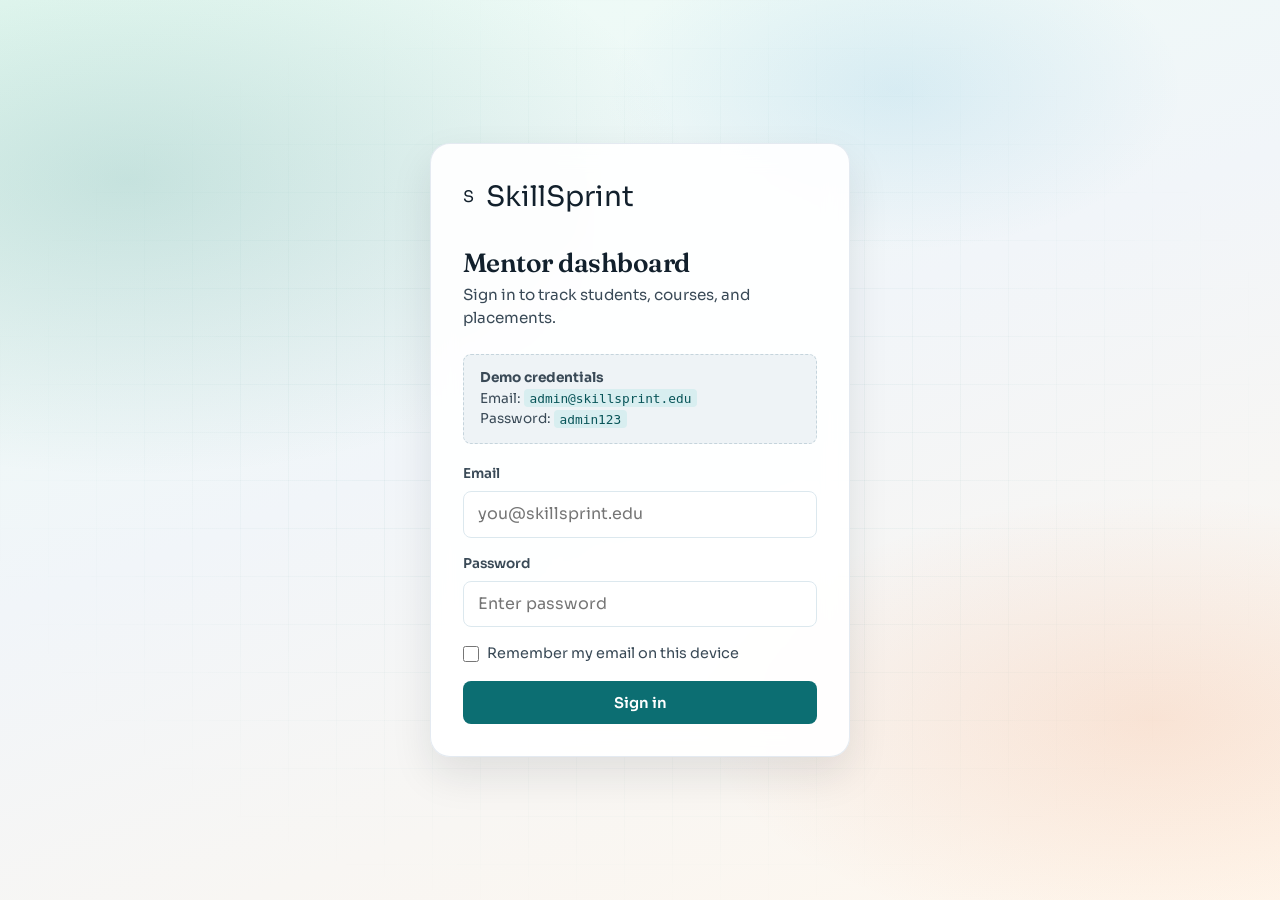
<file: index.html>
<!DOCTYPE html>
<html lang="en">
<head>
  <meta charset="UTF-8" />
  <meta name="viewport" content="width=device-width, initial-scale=1.0" />
  <title>Sign in · SkillSprint</title>
  <link rel="preconnect" href="https://fonts.googleapis.com" />
  <link rel="preconnect" href="https://fonts.gstatic.com" crossorigin />
  <link href="https://fonts.googleapis.com/css2?family=Fraunces:opsz,wght@9..144,600;9..144,700&family=Sora:wght@400;500;600;700&display=swap" rel="stylesheet" />
  <link rel="stylesheet" href="css/variables.css" />
  <link rel="stylesheet" href="css/base.css" />
  <link rel="stylesheet" href="css/components.css" />
  <link rel="stylesheet" href="css/auth.css" />
</head>
<body>
  <main class="auth-page">
    <div class="auth-card">
      <div class="auth-brand">
        <div class="brand-mark" aria-hidden="true">S</div>
        <span class="brand-text">SkillSprint</span>
      </div>

      <h1 class="auth-headline">Mentor dashboard</h1>
      <p class="auth-sub">Sign in to track students, courses, and placements.</p>

      <div class="auth-demo" role="note">
        <strong>Demo credentials</strong><br />
        Email: <code>admin@skillsprint.edu</code><br />
        Password: <code>admin123</code>
      </div>

      <div id="loginAlert" class="alert alert-error hidden" role="alert"></div>

      <form id="loginForm" novalidate>
        <div class="form-group">
          <label class="form-label" for="email">Email</label>
          <input class="form-input" type="email" id="email" name="email" autocomplete="username" placeholder="you@skillsprint.edu" required />
        </div>
        <div class="form-group">
          <label class="form-label" for="password">Password</label>
          <input class="form-input" type="password" id="password" name="password" autocomplete="current-password" placeholder="Enter password" required />
        </div>
        <div class="form-group">
          <label class="checkbox-row">
            <input type="checkbox" id="remember" name="remember" />
            Remember my email on this device
          </label>
        </div>
        <button type="submit" class="btn btn-primary btn-block">Sign in</button>
      </form>
    </div>
  </main>

  <script src="js/auth.js"></script>
  <script>
    document.addEventListener("DOMContentLoaded", () => {
      redirectIfAuthenticated();
      const emailInput = document.getElementById("email");
      const remembered = getRememberedEmail();
      if (remembered) {
        emailInput.value = remembered;
        document.getElementById("remember").checked = true;
      }
      document.getElementById("loginForm").addEventListener("submit", (e) => {
        e.preventDefault();
        const email = emailInput.value;
        const password = document.getElementById("password").value;
        const remember = document.getElementById("remember").checked;
        const alertEl = document.getElementById("loginAlert");
        if (!email.trim() || !password) {
          alertEl.textContent = "Please enter both email and password.";
          alertEl.classList.remove("hidden");
          return;
        }
        const result = login(email, password, remember);
        if (!result.ok) {
          alertEl.textContent = result.error;
          alertEl.classList.remove("hidden");
          return;
        }
        window.location.href = "dashboard.html";
      });
    });
  </script>
</body>
</html>
</file>
<file: css/variables.css>
:root {
  --color-primary: #0c6e72;
  --color-primary-hover: #0e858a;
  --color-primary-dark: #085458;
  --color-primary-soft: #d8eef0;
  --color-accent: #c45c26;
  --color-accent-soft: #f7e6dc;

  --color-bg: #f2f6f8;
  --color-surface: #ffffff;
  --color-surface-muted: #eef3f6;
  --color-border: #dce8ee;
  --color-border-strong: #c5d4dc;

  --color-text: #12202c;
  --color-text-secondary: #3a4a57;
  --color-text-muted: #5c6b78;
  --color-text-inverse: #ffffff;

  --color-success: #0f766e;
  --color-success-soft: #d1fae5;
  --color-warning: #b45309;
  --color-warning-soft: #fef3c7;
  --color-danger: #b91c1c;
  --color-danger-soft: #fee2e2;
  --color-info: #0369a1;
  --color-info-soft: #e0f2fe;

  --font-sans: "Sora", "Segoe UI", system-ui, sans-serif;
  --font-display: "Fraunces", Georgia, serif;

  --radius-sm: 6px;
  --radius-md: 8px;
  --radius-lg: 12px;
  --radius-xl: 20px;

  --shadow-sm: 0 1px 2px rgba(18, 32, 44, 0.05);
  --shadow-md: 0 4px 14px rgba(18, 32, 44, 0.06);
  --shadow-lg: 0 18px 40px rgba(18, 32, 44, 0.1);

  --sidebar-width: 260px;
  --sidebar-collapsed: 72px;
  --topbar-height: 64px;

  --transition: 180ms ease;
  --focus-ring: 0 0 0 3px rgba(12, 110, 114, 0.35);
}

/* Soft dark mode — muted slate, no pure black / harsh white */
[data-theme="dark"] {
  --color-primary: #3dabae;
  --color-primary-hover: #54b8bb;
  --color-primary-dark: #2a8f92;
  --color-primary-soft: rgba(61, 171, 174, 0.18);
  --color-accent: #d4895a;
  --color-accent-soft: rgba(212, 137, 90, 0.16);

  --color-bg: #1a2229;
  --color-surface: #232c34;
  --color-surface-muted: #2a343e;
  --color-border: #3a4652;
  --color-border-strong: #4a5866;

  --color-text: #e4eaef;
  --color-text-secondary: #b4c0ca;
  --color-text-muted: #8b9aa6;
  --color-text-inverse: #12202c;

  --color-success: #4aad9a;
  --color-success-soft: rgba(74, 173, 154, 0.18);
  --color-warning: #d4a054;
  --color-warning-soft: rgba(212, 160, 84, 0.18);
  --color-danger: #d47474;
  --color-danger-soft: rgba(212, 116, 116, 0.18);
  --color-info: #5aa8d4;
  --color-info-soft: rgba(90, 168, 212, 0.18);

  --shadow-sm: 0 1px 2px rgba(0, 0, 0, 0.2);
  --shadow-md: 0 4px 16px rgba(0, 0, 0, 0.28);
  --shadow-lg: 0 18px 40px rgba(0, 0, 0, 0.35);
  --focus-ring: 0 0 0 3px rgba(61, 171, 174, 0.4);
}
</file>
<file: css/base.css>
*,
*::before,
*::after {
  box-sizing: border-box;
  margin: 0;
  padding: 0;
}

html {
  font-size: 16px;
  -webkit-text-size-adjust: 100%;
}

body {
  font-family: var(--font-sans);
  background: var(--color-bg);
  color: var(--color-text);
  line-height: 1.5;
  min-height: 100vh;
  -webkit-font-smoothing: antialiased;
}

img {
  max-width: 100%;
  display: block;
}

a {
  color: var(--color-primary);
  text-decoration: none;
}

a:hover {
  color: var(--color-primary-hover);
}

button,
input,
select,
textarea {
  font: inherit;
  color: inherit;
}

ul,
ol {
  list-style: none;
}

h1,
h2,
h3,
h4 {
  font-weight: 600;
  line-height: 1.25;
  color: var(--color-text);
}

h1 {
  font-size: 1.75rem;
}

h2 {
  font-size: 1.25rem;
}

h3 {
  font-size: 1.05rem;
}

p {
  color: var(--color-text-secondary);
}

:focus-visible {
  outline: none;
  box-shadow: var(--focus-ring);
}

.sr-only {
  position: absolute;
  width: 1px;
  height: 1px;
  padding: 0;
  margin: -1px;
  overflow: hidden;
  clip: rect(0, 0, 0, 0);
  border: 0;
}

.text-muted {
  color: var(--color-text-muted);
}

.text-success {
  color: var(--color-success);
}

.text-danger {
  color: var(--color-danger);
}

.text-warning {
  color: var(--color-warning);
}

.font-display {
  font-family: var(--font-display);
}

.mt-1 { margin-top: 0.25rem; }
.mt-2 { margin-top: 0.5rem; }
.mt-3 { margin-top: 0.75rem; }
.mt-4 { margin-top: 1rem; }
.mb-2 { margin-bottom: 0.5rem; }
.mb-3 { margin-bottom: 0.75rem; }
.mb-4 { margin-bottom: 1rem; }
.gap-2 { gap: 0.5rem; }
.gap-3 { gap: 0.75rem; }
.gap-4 { gap: 1rem; }

.flex {
  display: flex;
}

.flex-col {
  flex-direction: column;
}

.items-center {
  align-items: center;
}

.justify-between {
  justify-content: space-between;
}

.flex-1 {
  flex: 1;
}

.w-full {
  width: 100%;
}

.hidden {
  display: none !important;
}
</file>
<file: css/components.css>
.btn {
  display: inline-flex;
  align-items: center;
  justify-content: center;
  gap: 0.5rem;
  padding: 0.6rem 1.1rem;
  border-radius: var(--radius-md);
  border: 1px solid transparent;
  font-weight: 600;
  font-size: 0.925rem;
  cursor: pointer;
  transition: background var(--transition), border-color var(--transition), color var(--transition), box-shadow var(--transition);
}

.btn:disabled {
  opacity: 0.6;
  cursor: not-allowed;
}

.btn-primary {
  background: var(--color-primary);
  color: var(--color-text-inverse);
}

.btn-primary:hover:not(:disabled) {
  background: var(--color-primary-hover);
}

.btn-secondary {
  background: var(--color-surface);
  border-color: var(--color-border);
  color: var(--color-text);
}

.btn-secondary:hover:not(:disabled) {
  background: var(--color-surface-muted);
  border-color: var(--color-border-strong);
}

.btn-ghost {
  background: transparent;
  color: var(--color-text-secondary);
}

.btn-ghost:hover:not(:disabled) {
  background: var(--color-surface-muted);
  color: var(--color-text);
}

.btn-danger {
  background: var(--color-danger-soft);
  color: var(--color-danger);
}

.btn-danger:hover:not(:disabled) {
  background: #fecaca;
}

.btn-sm {
  padding: 0.4rem 0.75rem;
  font-size: 0.85rem;
}

.btn-block {
  width: 100%;
}

.card {
  background: var(--color-surface);
  border: 1px solid var(--color-border);
  border-radius: var(--radius-lg);
  box-shadow: var(--shadow-sm);
}

.card-body {
  padding: 1.25rem;
}

.card-header {
  display: flex;
  align-items: center;
  justify-content: space-between;
  gap: 1rem;
  padding: 1rem 1.25rem;
  border-bottom: 1px solid var(--color-border);
}

.card-header h2,
.card-header h3 {
  font-size: 1rem;
}

.kpi-card {
  padding: 1.15rem 1.25rem;
}

.kpi-label {
  font-size: 0.8rem;
  font-weight: 500;
  color: var(--color-text-muted);
  margin-bottom: 0.35rem;
}

.kpi-value {
  font-size: 1.65rem;
  font-weight: 700;
  letter-spacing: -0.02em;
  color: var(--color-text);
}

.kpi-delta {
  display: inline-flex;
  align-items: center;
  gap: 0.25rem;
  margin-top: 0.5rem;
  font-size: 0.8rem;
  font-weight: 600;
}

.kpi-delta.up {
  color: var(--color-success);
}

.kpi-delta.down {
  color: var(--color-danger);
}

.chart-wrap {
  position: relative;
  height: 280px;
  padding: 1rem 1.25rem 1.25rem;
}

.chart-wrap.tall {
  height: 320px;
}

.chart-skeleton {
  position: absolute;
  inset: 1rem 1.25rem;
  border-radius: var(--radius-md);
  background: linear-gradient(
    90deg,
    var(--color-surface-muted) 0%,
    #e2e8f0 50%,
    var(--color-surface-muted) 100%
  );
  background-size: 200% 100%;
  animation: shimmer 1.2s ease-in-out infinite;
}

.chart-skeleton.hidden {
  display: none;
}

@keyframes shimmer {
  0% { background-position: 200% 0; }
  100% { background-position: -200% 0; }
}

.form-group {
  margin-bottom: 1rem;
}

.form-label {
  display: block;
  font-size: 0.85rem;
  font-weight: 600;
  color: var(--color-text-secondary);
  margin-bottom: 0.4rem;
}

.form-input,
.form-select {
  width: 100%;
  padding: 0.65rem 0.85rem;
  border: 1px solid var(--color-border);
  border-radius: var(--radius-md);
  background: var(--color-surface);
  transition: border-color var(--transition), box-shadow var(--transition);
}

.form-input:hover,
.form-select:hover {
  border-color: var(--color-border-strong);
}

.form-input:focus,
.form-select:focus {
  border-color: var(--color-primary);
  box-shadow: var(--focus-ring);
  outline: none;
}

.form-hint {
  font-size: 0.8rem;
  color: var(--color-text-muted);
  margin-top: 0.35rem;
}

.form-error {
  font-size: 0.8rem;
  color: var(--color-danger);
  margin-top: 0.35rem;
}

.checkbox-row {
  display: flex;
  align-items: center;
  gap: 0.5rem;
  font-size: 0.9rem;
  color: var(--color-text-secondary);
}

.checkbox-row input {
  width: 1rem;
  height: 1rem;
  accent-color: var(--color-primary);
}

.toolbar {
  display: flex;
  flex-wrap: wrap;
  align-items: center;
  gap: 0.75rem;
  margin-bottom: 1rem;
}

.toolbar .form-input,
.toolbar .form-select {
  width: auto;
  min-width: 160px;
}

.search-input {
  min-width: 220px !important;
}

.table-wrap {
  overflow-x: auto;
}

.data-table {
  width: 100%;
  border-collapse: collapse;
  font-size: 0.9rem;
}

.data-table th,
.data-table td {
  padding: 0.85rem 1rem;
  text-align: left;
  border-bottom: 1px solid var(--color-border);
  white-space: nowrap;
}

.data-table th {
  font-size: 0.75rem;
  font-weight: 600;
  letter-spacing: 0.04em;
  text-transform: uppercase;
  color: var(--color-text-muted);
  background: var(--color-surface-muted);
  cursor: pointer;
  user-select: none;
}

.data-table th:hover {
  color: var(--color-text);
}

.data-table th .sort-indicator {
  margin-left: 0.25rem;
  opacity: 0.5;
}

.data-table tbody tr:hover {
  background: var(--color-surface-muted);
}

.badge {
  display: inline-flex;
  align-items: center;
  padding: 0.2rem 0.55rem;
  border-radius: 999px;
  font-size: 0.75rem;
  font-weight: 600;
}

.badge-active {
  background: var(--color-success-soft);
  color: var(--color-success);
}

.badge-trial {
  background: var(--color-info-soft);
  color: var(--color-info);
}

.badge-churned {
  background: var(--color-danger-soft);
  color: var(--color-danger);
}

.badge-paused {
  background: var(--color-warning-soft);
  color: var(--color-warning);
}

.badge-placed {
  background: var(--color-primary-soft);
  color: var(--color-primary-dark);
}

.badge-danger {
  background: var(--color-danger-soft);
  color: var(--color-danger);
}

.badge-warning {
  background: var(--color-warning-soft);
  color: var(--color-warning);
}

.badge-info {
  background: var(--color-info-soft);
  color: var(--color-info);
}

.list-row {
  display: flex;
  align-items: center;
  justify-content: space-between;
  gap: 1rem;
  padding: 0.9rem 1.25rem;
  border-bottom: 1px solid var(--color-border);
}

.list-row:last-child {
  border-bottom: none;
}

.list-row strong {
  display: block;
  font-size: 0.9rem;
  font-weight: 600;
}

.list-row .text-muted {
  font-size: 0.8rem;
}

.activity-list {
  display: flex;
  flex-direction: column;
}

.activity-item {
  display: flex;
  gap: 0.85rem;
  padding: 0.9rem 1.25rem;
  border-bottom: 1px solid var(--color-border);
}

.activity-item:last-child {
  border-bottom: none;
}

.activity-dot {
  width: 10px;
  height: 10px;
  border-radius: 50%;
  margin-top: 0.4rem;
  flex-shrink: 0;
  background: var(--color-primary);
}

.activity-dot.success { background: var(--color-success); }
.activity-dot.warning { background: var(--color-warning); }
.activity-dot.danger { background: var(--color-danger); }
.activity-dot.info { background: var(--color-info); }

.activity-body strong {
  display: block;
  font-size: 0.9rem;
  font-weight: 600;
}

.activity-body span {
  font-size: 0.8rem;
  color: var(--color-text-muted);
}

.pagination {
  display: flex;
  align-items: center;
  justify-content: space-between;
  gap: 1rem;
  padding: 1rem 1.25rem;
  border-top: 1px solid var(--color-border);
  flex-wrap: wrap;
}

.pagination-info {
  font-size: 0.85rem;
  color: var(--color-text-muted);
}

.pagination-actions {
  display: flex;
  gap: 0.5rem;
}

.empty-state {
  padding: 3rem 1.5rem;
  text-align: center;
  color: var(--color-text-muted);
}

.empty-state h3 {
  margin-bottom: 0.35rem;
  color: var(--color-text-secondary);
}

.alert {
  padding: 0.75rem 1rem;
  border-radius: var(--radius-md);
  font-size: 0.875rem;
  margin-bottom: 1rem;
}

.alert-error {
  background: var(--color-danger-soft);
  color: var(--color-danger);
  border: 1px solid #fecaca;
}

.alert-success {
  background: var(--color-success-soft);
  color: var(--color-success);
  border: 1px solid #a7f3d0;
}

.alert-info {
  background: var(--color-info-soft);
  color: var(--color-info);
  border: 1px solid #bae6fd;
}

.settings-grid {
  display: grid;
  grid-template-columns: 1fr 1fr;
  gap: 1rem;
  max-width: 960px;
}

@media (max-width: 800px) {
  .settings-grid {
    grid-template-columns: 1fr;
  }
}

.toggle-row {
  display: flex;
  align-items: center;
  justify-content: space-between;
  gap: 1rem;
  padding: 0.75rem 0;
  border-bottom: 1px solid var(--color-border);
}

.toggle-row:last-child {
  border-bottom: none;
}

.switch {
  position: relative;
  width: 44px;
  height: 24px;
  flex-shrink: 0;
}

.switch input {
  opacity: 0;
  width: 0;
  height: 0;
}

.switch-slider {
  position: absolute;
  inset: 0;
  background: var(--color-border-strong);
  border-radius: 999px;
  cursor: pointer;
  transition: background var(--transition);
}

.switch-slider::before {
  content: "";
  position: absolute;
  width: 18px;
  height: 18px;
  left: 3px;
  top: 3px;
  background: var(--color-surface);
  border-radius: 50%;
  transition: transform var(--transition);
  box-shadow: var(--shadow-sm);
}

.switch input:checked + .switch-slider {
  background: var(--color-primary);
}

.switch input:checked + .switch-slider::before {
  transform: translateX(20px);
}

.switch input:focus-visible + .switch-slider {
  box-shadow: var(--focus-ring);
}
</file>
<file: css/auth.css>
.auth-page {
  min-height: 100vh;
  display: grid;
  place-items: center;
  padding: 2rem 1rem;
  position: relative;
  overflow: hidden;
  background:
    radial-gradient(ellipse 80% 60% at 10% 20%, rgba(15, 118, 110, 0.18), transparent 55%),
    radial-gradient(ellipse 70% 50% at 90% 80%, rgba(234, 88, 12, 0.12), transparent 50%),
    radial-gradient(ellipse 50% 40% at 70% 10%, rgba(2, 132, 199, 0.1), transparent 45%),
    linear-gradient(160deg, #ecfdf5 0%, #f1f5f9 45%, #fff7ed 100%);
}

.auth-page::before {
  content: "";
  position: absolute;
  inset: 0;
  background-image:
    linear-gradient(rgba(15, 118, 110, 0.04) 1px, transparent 1px),
    linear-gradient(90deg, rgba(15, 118, 110, 0.04) 1px, transparent 1px);
  background-size: 48px 48px;
  pointer-events: none;
  mask-image: radial-gradient(ellipse at center, black 30%, transparent 75%);
}

.auth-card {
  position: relative;
  width: 100%;
  max-width: 420px;
  background: rgba(255, 255, 255, 0.92);
  backdrop-filter: blur(12px);
  border: 1px solid rgba(226, 232, 240, 0.9);
  border-radius: var(--radius-xl);
  box-shadow: var(--shadow-lg);
  padding: 2rem;
  animation: authIn 0.45s ease both;
}

@keyframes authIn {
  from {
    opacity: 0;
    transform: translateY(12px);
  }
  to {
    opacity: 1;
    transform: translateY(0);
  }
}

.auth-brand {
  display: flex;
  align-items: center;
  gap: 0.75rem;
  margin-bottom: 1.75rem;
}

.auth-brand .brand-text {
  font-size: 1.75rem;
}

.auth-headline {
  font-family: var(--font-display);
  font-size: 1.65rem;
  font-weight: 600;
  letter-spacing: -0.02em;
  margin-bottom: 0.35rem;
  color: var(--color-text);
}

.auth-sub {
  color: var(--color-text-secondary);
  font-size: 0.95rem;
  margin-bottom: 1.5rem;
}

.auth-demo {
  background: var(--color-surface-muted);
  border: 1px dashed var(--color-border-strong);
  border-radius: var(--radius-md);
  padding: 0.85rem 1rem;
  margin-bottom: 1.25rem;
  font-size: 0.85rem;
  color: var(--color-text-secondary);
}

.auth-demo code {
  font-family: ui-monospace, SFMono-Regular, Menlo, monospace;
  font-size: 0.8rem;
  background: var(--color-primary-soft);
  color: var(--color-primary-dark);
  padding: 0.1rem 0.35rem;
  border-radius: 4px;
}

.auth-footer {
  margin-top: 1.25rem;
  text-align: center;
  font-size: 0.8rem;
  color: var(--color-text-muted);
}

[data-theme="dark"] .auth-page {
  background:
    radial-gradient(ellipse 80% 60% at 10% 20%, rgba(61, 171, 174, 0.14), transparent 55%),
    radial-gradient(ellipse 70% 50% at 90% 80%, rgba(212, 137, 90, 0.1), transparent 50%),
    radial-gradient(ellipse 50% 40% at 70% 10%, rgba(90, 168, 212, 0.08), transparent 45%),
    linear-gradient(160deg, #1a2229 0%, #1e282f 50%, #222b33 100%);
}

[data-theme="dark"] .auth-page::before {
  background-image:
    linear-gradient(rgba(61, 171, 174, 0.05) 1px, transparent 1px),
    linear-gradient(90deg, rgba(61, 171, 174, 0.05) 1px, transparent 1px);
}

[data-theme="dark"] .auth-card {
  background: rgba(35, 44, 52, 0.92);
  border-color: var(--color-border);
}

[data-theme="dark"] .auth-demo code {
  color: var(--color-primary);
}
</file>
<file: css/layout.css>
.app-shell {
  display: flex;
  min-height: 100vh;
}

.sidebar {
  position: fixed;
  inset: 0 auto 0 0;
  width: var(--sidebar-width);
  background: var(--color-surface);
  border-right: 1px solid var(--color-border);
  display: flex;
  flex-direction: column;
  z-index: 40;
  transition: width var(--transition), transform var(--transition);
}

.sidebar-brand {
  display: flex;
  align-items: center;
  gap: 0.75rem;
  height: var(--topbar-height);
  padding: 0 1.25rem;
  border-bottom: 1px solid var(--color-border);
}

.brand-mark {
  width: 36px;
  height: 36px;
  border-radius: var(--radius-md);
  background: linear-gradient(145deg, var(--color-primary), var(--color-primary-dark));
  display: grid;
  place-items: center;
  color: var(--color-text-inverse);
  font-family: var(--font-display);
  font-weight: 700;
  font-size: 1.1rem;
  flex-shrink: 0;
}

.brand-text {
  font-family: var(--font-display);
  font-size: 1.35rem;
  font-weight: 600;
  color: var(--color-text);
  letter-spacing: -0.02em;
}

.sidebar-nav {
  padding: 1rem 0.75rem;
  flex: 1;
  overflow-y: auto;
}

.nav-label {
  font-size: 0.7rem;
  font-weight: 600;
  letter-spacing: 0.06em;
  text-transform: uppercase;
  color: var(--color-text-muted);
  padding: 0.5rem 0.75rem;
  margin-top: 0.5rem;
}

.nav-link {
  display: flex;
  align-items: center;
  gap: 0.75rem;
  padding: 0.7rem 0.85rem;
  border-radius: var(--radius-md);
  color: var(--color-text-secondary);
  font-weight: 500;
  font-size: 0.95rem;
  transition: background var(--transition), color var(--transition);
}

.nav-link:hover {
  background: var(--color-surface-muted);
  color: var(--color-text);
}

.nav-link.active {
  background: var(--color-primary-soft);
  color: var(--color-primary-dark);
}

.nav-icon {
  width: 20px;
  height: 20px;
  flex-shrink: 0;
  opacity: 0.85;
}

.sidebar-footer {
  padding: 1rem;
  border-top: 1px solid var(--color-border);
}

.main-area {
  margin-left: var(--sidebar-width);
  flex: 1;
  min-width: 0;
  display: flex;
  flex-direction: column;
  min-height: 100vh;
  transition: margin-left var(--transition);
}

.topbar {
  height: var(--topbar-height);
  background: var(--color-surface);
  border-bottom: 1px solid var(--color-border);
  display: flex;
  align-items: center;
  justify-content: space-between;
  padding: 0 1.5rem;
  position: sticky;
  top: 0;
  z-index: 30;
  gap: 1rem;
}

.topbar-left {
  display: flex;
  align-items: center;
  gap: 0.75rem;
}

.menu-toggle {
  display: none;
  width: 40px;
  height: 40px;
  border: 1px solid var(--color-border);
  background: var(--color-surface);
  border-radius: var(--radius-md);
  cursor: pointer;
  align-items: center;
  justify-content: center;
}

.page-title {
  font-size: 1.1rem;
  font-weight: 600;
}

.topbar-right {
  display: flex;
  align-items: center;
  gap: 1rem;
}

.user-chip {
  display: flex;
  align-items: center;
  gap: 0.65rem;
}

.user-avatar {
  width: 36px;
  height: 36px;
  border-radius: 50%;
  background: var(--color-primary);
  color: var(--color-text-inverse);
  display: grid;
  place-items: center;
  font-weight: 600;
  font-size: 0.85rem;
}

.user-meta {
  display: flex;
  flex-direction: column;
  line-height: 1.2;
}

.user-meta strong {
  font-size: 0.875rem;
}

.user-meta span {
  font-size: 0.75rem;
  color: var(--color-text-muted);
}

.content {
  padding: 1.5rem;
  flex: 1;
}

.page-header {
  margin-bottom: 1.5rem;
}

.page-header p {
  margin-top: 0.35rem;
  font-size: 0.95rem;
}

.grid-kpis {
  display: grid;
  grid-template-columns: repeat(4, 1fr);
  gap: 1rem;
  margin-bottom: 1.5rem;
}

.grid-charts {
  display: grid;
  grid-template-columns: 1.6fr 1fr;
  gap: 1rem;
  margin-bottom: 1.5rem;
}

.grid-two {
  display: grid;
  grid-template-columns: 1fr 1fr;
  gap: 1rem;
  margin-bottom: 1.5rem;
}

.sidebar-overlay {
  display: none;
  position: fixed;
  inset: 0;
  background: rgba(15, 23, 42, 0.4);
  z-index: 35;
}

.sidebar-overlay.visible {
  display: block;
}

@media (max-width: 1200px) {
  .grid-kpis {
    grid-template-columns: repeat(2, 1fr);
  }

  .grid-charts,
  .grid-two {
    grid-template-columns: 1fr;
  }
}

@media (max-width: 900px) {
  .sidebar {
    transform: translateX(-100%);
  }

  .sidebar.open {
    transform: translateX(0);
  }

  .main-area {
    margin-left: 0;
  }

  .menu-toggle {
    display: inline-flex;
  }

  .user-meta {
    display: none;
  }
}

@media (max-width: 560px) {
  .grid-kpis {
    grid-template-columns: 1fr;
  }

  .content {
    padding: 1rem;
  }

  .topbar {
    padding: 0 1rem;
  }
}
</file>
